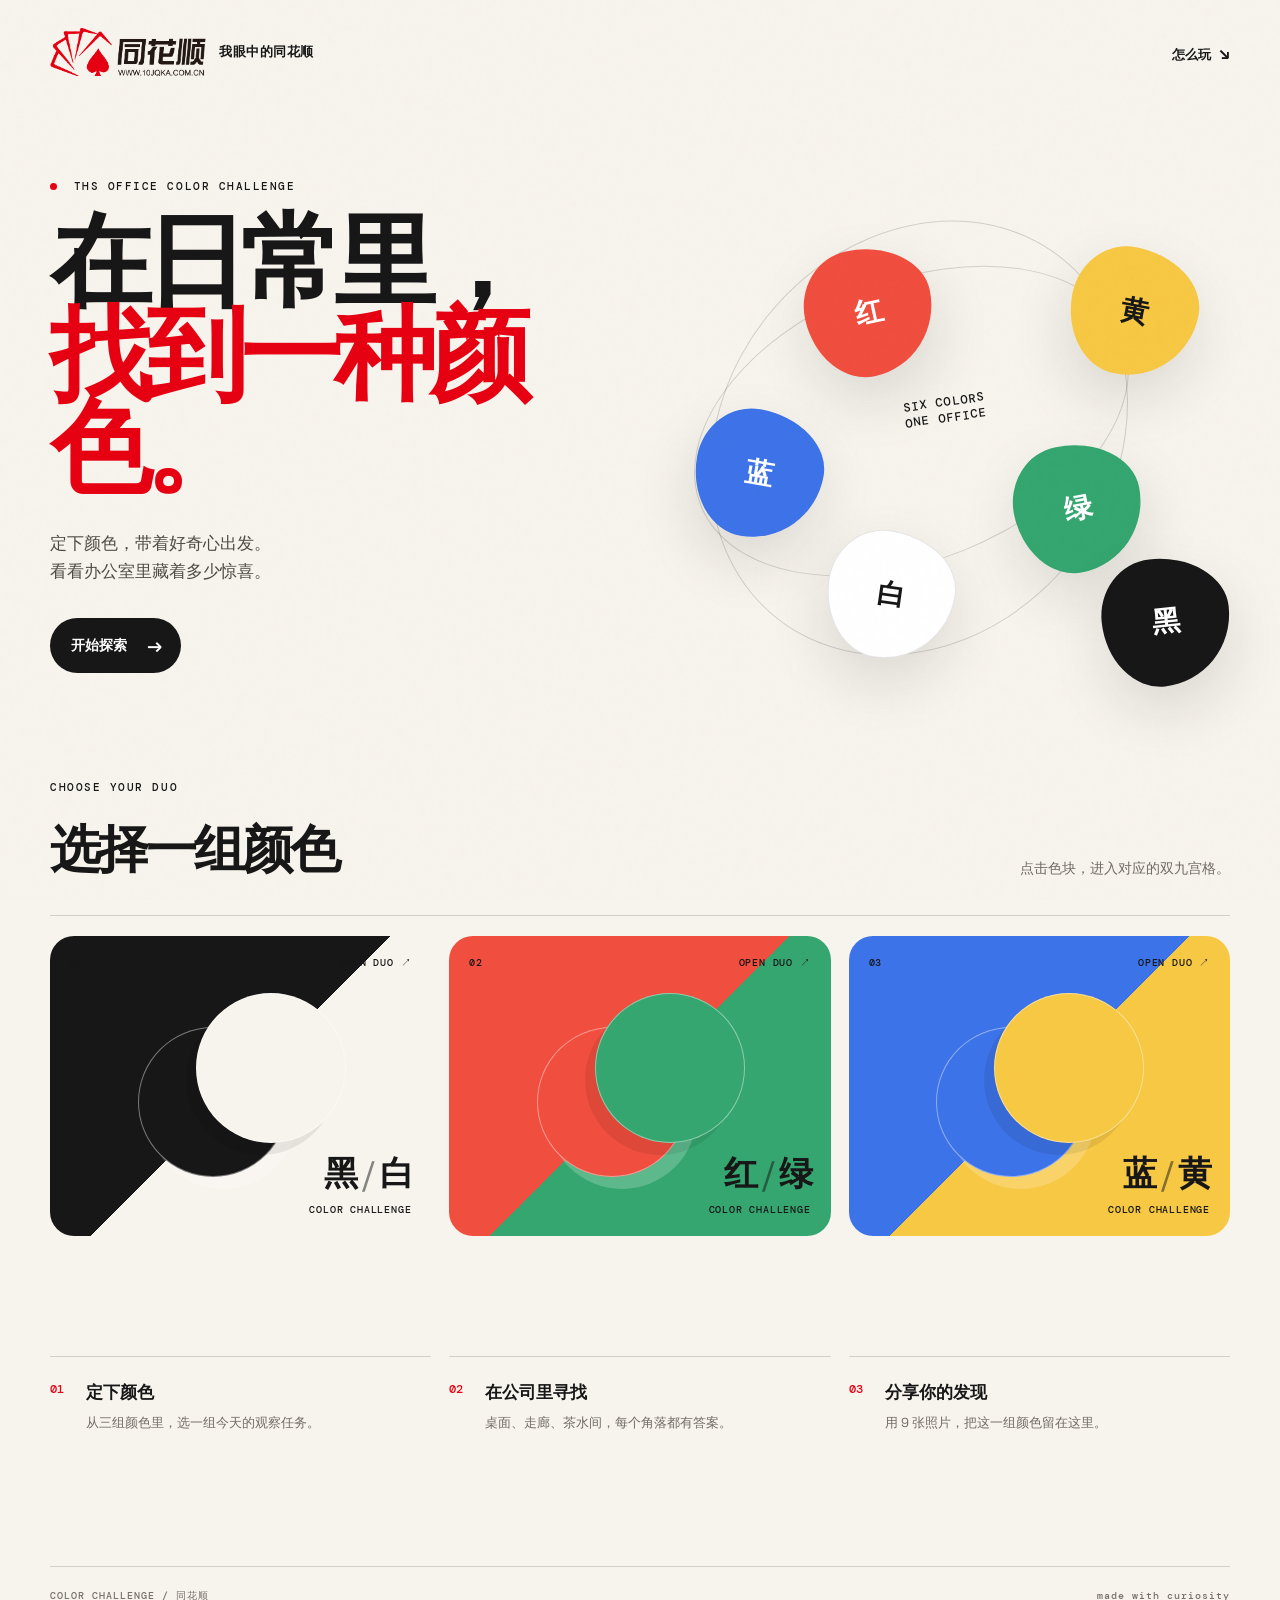
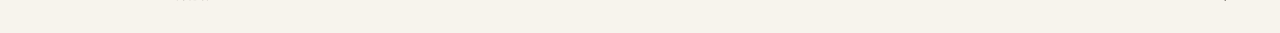
<file: index.html>
<!doctype html>
<html lang="zh-CN">
  <head>
    <meta charset="UTF-8" />
    <meta name="viewport" content="width=device-width, initial-scale=1.0" />
    <meta name="description" content="颜色挑战：在公司里寻找颜色，记录身边的有趣瞬间。" />
    <link rel="icon" href="logo.png" />
    <title>颜色挑战 · 我眼中的同花顺</title>
    <link rel="stylesheet" href="styles.css" />
  </head>
  <body class="home-page">
    <div class="page-noise" aria-hidden="true"></div>
    <header class="site-header container">
      <a class="brand" href="index.html" aria-label="返回我眼中的同花顺首页">
        <span class="company-logo-wrap"><img class="company-logo" src="logo.png" alt="同花顺" /></span>
        <span>我眼中的同花顺</span>
      </a>
      <a class="header-link" href="#how-it-works">怎么玩 <span>↘</span></a>
    </header>

    <main>
      <section class="hero container">
        <div class="hero-copy">
          <p class="eyebrow"><span class="eyebrow-dot"></span> THS OFFICE COLOR CHALLENGE</p>
          <h1>在日常里，<br /><em>找到一种颜色。</em></h1>
          <p class="hero-intro">定下颜色，带着好奇心出发。<br />看看办公室里藏着多少惊喜。</p>
          <a class="primary-button" href="#palette">开始探索 <span>→</span></a>
        </div>
        <div class="hero-art" aria-label="六种挑战颜色">
          <div class="art-orbit orbit-one"></div>
          <div class="art-orbit orbit-two"></div>
          <div class="color-sticker sticker-red">红</div>
          <div class="color-sticker sticker-yellow">黄</div>
          <div class="color-sticker sticker-blue">蓝</div>
          <div class="color-sticker sticker-green">绿</div>
          <div class="color-sticker sticker-white">白</div>
          <div class="color-sticker sticker-black">黑</div>
          <span class="art-caption">six colors<br />one office</span>
        </div>
      </section>

      <section class="palette-section container" id="palette">
        <div class="section-heading">
          <div>
            <p class="eyebrow">CHOOSE YOUR DUO</p>
            <h2>选择一组颜色</h2>
          </div>
          <p class="section-note">点击色块，进入对应的双九宫格。</p>
        </div>
        <div class="palette-grid" id="palette-grid"></div>
      </section>

      <section class="how-section container" id="how-it-works">
        <div class="how-card">
          <span class="how-number">01</span>
          <div><h3>定下颜色</h3><p>从三组颜色里，选一组今天的观察任务。</p></div>
        </div>
        <div class="how-card">
          <span class="how-number">02</span>
          <div><h3>在公司里寻找</h3><p>桌面、走廊、茶水间，每个角落都有答案。</p></div>
        </div>
        <div class="how-card">
          <span class="how-number">03</span>
          <div><h3>分享你的发现</h3><p>用 9 张照片，把这一组颜色留在这里。</p></div>
        </div>
      </section>
    </main>

    <footer class="site-footer container">
      <span>COLOR CHALLENGE / 同花顺</span>
      <span>made with curiosity</span>
    </footer>

    <script src="data/colors.js"></script>
    <script src="app.js"></script>
  </body>
</html>
</file>
<file: styles.css>
@import url('https://fonts.googleapis.com/css2?family=DM+Mono:wght@400;500&family=Space+Grotesk:wght@400;500;600;700&display=swap');

:root { --ink:#171717; --paper:#f7f4ed; --orange:#e60012; --line:rgba(23,23,23,.16); --shadow:0 24px 60px rgba(23,23,23,.12); }
* { box-sizing:border-box; }
html { scroll-behavior:smooth; }
body { margin:0; background:var(--paper); color:var(--ink); font-family:'Space Grotesk', 'Microsoft YaHei', sans-serif; }
body.modal-open { overflow:hidden; }
.page-noise { position:fixed; inset:0; pointer-events:none; opacity:.055; z-index:10; background-image:url("data:image/svg+xml,%3Csvg viewBox='0 0 160 160' xmlns='http://www.w3.org/2000/svg'%3E%3Cfilter id='n'%3E%3CfeTurbulence type='fractalNoise' baseFrequency='.8' numOctaves='4' stitchTiles='stitch'/%3E%3C/filter%3E%3Crect width='100%25' height='100%25' filter='url(%23n)' opacity='.35'/%3E%3C/svg%3E"); mix-blend-mode:multiply; }
.container { width:min(1180px, calc(100% - 48px)); margin:0 auto; position:relative; z-index:1; }
.site-header { display:flex; justify-content:space-between; align-items:center; padding:28px 0; }
.brand { color:var(--ink); text-decoration:none; display:inline-flex; align-items:center; gap:11px; font-weight:700; letter-spacing:.08em; font-size:13px; }
.brand > span:last-child { letter-spacing:.04em; }
.company-logo-wrap { width:158px; height:48px; display:block; overflow:hidden; position:relative; background:transparent; }
.company-logo { position:absolute; width:260px; max-width:none; height:auto; left:-52px; top:-73px; mix-blend-mode:multiply; }
.brand-mark { display:flex; gap:3px; transform:rotate(-12deg); }
.brand-mark i { display:block; width:8px; height:17px; border-radius:6px; background:var(--orange); }
.brand-mark i:nth-child(2) { height:22px; background:#3d73e8; margin-top:-3px; }.brand-mark i:nth-child(3) { height:13px; background:#f7c843; margin-top:2px; }
.header-link,.back-link { color:var(--ink); text-decoration:none; font-size:13px; font-weight:600; }.header-link span { font-size:18px; margin-left:5px; }
.hero { min-height:650px; padding:72px 0 104px; display:grid; grid-template-columns:1fr 1fr; align-items:center; gap:40px; }
.eyebrow { margin:0 0 22px; font:500 11px/1.3 'DM Mono', monospace; letter-spacing:.14em; text-transform:uppercase; }.eyebrow-dot { display:inline-block; width:7px; height:7px; border-radius:50%; background:var(--orange); margin-right:8px; }
h1,h2,h3,p { margin-top:0; }.hero h1 { font-size:clamp(58px, 8vw, 110px); line-height:.91; letter-spacing:-.07em; margin:0 0 34px; font-weight:600; }.hero h1 em { color:var(--orange); font-style:normal; }
.hero-intro { font-size:17px; line-height:1.7; margin-bottom:32px; color:#4e4b46; }.primary-button { display:inline-flex; align-items:center; gap:20px; color:#fff; background:var(--ink); padding:15px 19px 15px 21px; border-radius:100px; text-decoration:none; font-size:14px; font-weight:600; transition:.25s ease; }.primary-button span { font-size:19px; transition:transform .25s ease; }.primary-button:hover { background:var(--orange); transform:translateY(-2px); box-shadow:0 12px 24px rgba(230,0,18,.24); }.primary-button:hover span { transform:translateX(4px); }
.hero-art { min-height:500px; position:relative; }.art-orbit { position:absolute; border:1px solid var(--line); border-radius:50%; transform:rotate(-22deg); }.orbit-one { width:455px; height:280px; top:105px; left:24px; }.orbit-two { width:390px; height:460px; top:32px; left:64px; transform:rotate(38deg); }
.color-sticker { position:absolute; width:128px; height:128px; border-radius:42% 58% 56% 44% / 45% 43% 57% 55%; display:grid; place-items:center; font-size:28px; font-weight:600; box-shadow:var(--shadow); transition:transform .35s ease; }.color-sticker:hover { transform:scale(1.08) rotate(6deg); }.sticker-red { background:#f04e3e; color:white; top:72px; left:145px; transform:rotate(-12deg); }.sticker-yellow { background:#f7c843; top:72px; right:32px; transform:rotate(11deg); }.sticker-blue { background:#3d73e8; color:#fff; top:234px; left:35px; transform:rotate(10deg); }.sticker-green { background:#35a66f; color:#fff; top:268px; right:88px; transform:rotate(-11deg); }.sticker-white { background:#fff; top:355px; left:167px; transform:rotate(8deg); border:1px solid rgba(23,23,23,.1); }.sticker-black { background:#171717; color:#fff; top:382px; right:0; transform:rotate(-6deg); }.art-caption { position:absolute; left:50%; top:218px; transform:translateX(-50%) rotate(-8deg); text-align:center; font:500 12px/1.35 'DM Mono', monospace; letter-spacing:.1em; text-transform:uppercase; }
.palette-section { padding:0 0 120px; }.section-heading { display:flex; justify-content:space-between; align-items:end; padding-bottom:30px; border-bottom:1px solid var(--line); }.section-heading h2 { font-size:clamp(32px,4vw,54px); letter-spacing:-.06em; margin:0; }.section-note { margin:0 0 7px; color:#716c64; font-size:14px; }
.palette-grid { display:grid; grid-template-columns:repeat(3,1fr); gap:18px; padding-top:20px; }.palette-card { min-height:300px; color:var(--ink); text-decoration:none; position:relative; overflow:hidden; border-radius:24px; padding:20px; display:flex; flex-direction:column; justify-content:space-between; background:linear-gradient(135deg,var(--left) 0 50%,var(--right) 50%); transition:transform .3s ease,box-shadow .3s ease; }.palette-card:hover { transform:translateY(-8px) rotate(-1deg); box-shadow:var(--shadow); }.palette-card-top,.palette-card-bottom { display:flex; justify-content:space-between; position:relative; z-index:1; }.palette-card-top { font:500 10px 'DM Mono',monospace; letter-spacing:.08em; }.palette-card-bottom { align-items:end; flex-direction:column; gap:6px; text-align:right; }.palette-card-bottom strong { font-size:34px; letter-spacing:-.07em; }.palette-card-bottom strong b { font-weight:400; opacity:.5; }.palette-card-bottom small { font:500 10px 'DM Mono',monospace; letter-spacing:.08em; }.palette-swatch { position:absolute; inset:58px 42px; display:grid; place-items:center; }.palette-swatch i { position:absolute; width:150px; height:150px; border-radius:50%; border:1px solid rgba(255,255,255,.42); }.palette-swatch i:first-child { transform:translate(-28px,16px); background:var(--left); box-shadow:10px 12px 0 rgba(255,255,255,.2); }.palette-swatch i:last-child { transform:translate(30px,-18px); background:var(--right); box-shadow:-10px 12px 0 rgba(0,0,0,.08); }
.how-section { display:grid; grid-template-columns:repeat(3,1fr); gap:18px; padding-bottom:108px; }.how-card { display:flex; gap:22px; padding:24px 0; border-top:1px solid var(--line); }.how-number { font:500 12px 'DM Mono',monospace; color:var(--orange); }.how-card h3 { font-size:17px; margin-bottom:9px; }.how-card p { font-size:13px; line-height:1.6; color:#716c64; margin:0; }.site-footer { border-top:1px solid var(--line); padding:22px 0 30px; display:flex; justify-content:space-between; font:500 10px 'DM Mono',monospace; letter-spacing:.1em; color:#777168; }
.challenge-root { padding:58px 0 90px; }.challenge-heading { display:flex; justify-content:space-between; align-items:end; gap:40px; padding-bottom:35px; }.challenge-heading h1 { font-size:clamp(54px, 8vw, 104px); letter-spacing:-.08em; line-height:.9; margin:0; }.challenge-heading h1 span { color:var(--orange); font-weight:400; }.challenge-description { max-width:260px; line-height:1.65; color:#716c64; font-size:14px; margin:0 0 4px; }.duo-wall { display:grid; grid-template-columns:minmax(0,1fr) 54px minmax(0,1fr); align-items:stretch; border-radius:28px; overflow:hidden; box-shadow:var(--shadow); background:#fff; }.color-wall { padding:24px; background:color-mix(in srgb,var(--accent) 10%, #fff); }.color-wall-left { border-radius:28px 0 0 28px; }.color-wall-right { border-radius:0 28px 28px 0; }.color-wall-heading { display:flex; justify-content:space-between; align-items:center; margin-bottom:18px; color:var(--accent); font:500 11px 'DM Mono',monospace; letter-spacing:.1em; }.color-title { display:flex; align-items:center; gap:9px; }.color-title h2 { margin:0; font-size:27px; letter-spacing:-.06em; color:var(--ink); }.color-dot { width:13px; height:13px; border-radius:50%; background:var(--accent); }.photo-grid { display:grid; grid-template-columns:repeat(3,1fr); gap:8px; }.photo-tile { padding:0; border:0; aspect-ratio:1; overflow:hidden; position:relative; cursor:pointer; border-radius:11px; background:var(--accent); animation:rise .5s both; animation-delay:var(--delay); }.photo-tile img { width:100%; height:100%; display:block; object-fit:cover; transition:transform .45s ease,filter .45s ease; }.photo-tile:hover img { transform:scale(1.08); filter:saturate(1.1); }.photo-index { position:absolute; z-index:2; top:8px; left:9px; font:500 9px 'DM Mono',monospace; color:#fff; mix-blend-mode:difference; }.photo-overlay { position:absolute; inset:auto 0 0; padding:22px 9px 9px; text-align:right; color:#fff; font:500 9px 'DM Mono',monospace; letter-spacing:.03em; background:linear-gradient(transparent,rgba(0,0,0,.55)); opacity:0; transition:opacity .25s ease; }.photo-tile:hover .photo-overlay,.photo-tile:focus-visible .photo-overlay { opacity:1; }.duo-divider { display:grid; place-items:center; background:var(--ink); color:#fff; position:relative; }.duo-divider span { font:500 10px 'DM Mono',monospace; letter-spacing:.1em; transform:rotate(-90deg); }
.lightbox { position:fixed; inset:0; z-index:30; background:rgba(23,23,23,.9); display:grid; place-items:center; padding:40px; }.lightbox[hidden] { display:none; }.lightbox img { max-width:min(100%,1000px); max-height:82vh; object-fit:contain; border-radius:14px; box-shadow:0 25px 80px rgba(0,0,0,.4); }.lightbox-close { position:absolute; top:22px; right:30px; border:0; color:#fff; background:transparent; font-size:42px; cursor:pointer; font-weight:200; }.lightbox p { position:absolute; bottom:18px; color:rgba(255,255,255,.7); font:500 11px 'DM Mono',monospace; letter-spacing:.08em; }
@keyframes rise { from { opacity:0; transform:translateY(12px); } to { opacity:1; transform:none; } }
@media (max-width:850px) { .container { width:min(100% - 30px, 620px); }.hero { grid-template-columns:1fr; padding:54px 0 70px; min-height:auto; }.hero-art { min-height:390px; transform:scale(.82); transform-origin:top center; margin-bottom:-58px; }.palette-grid,.how-section { grid-template-columns:1fr; }.palette-card { min-height:250px; }.section-heading,.challenge-heading { align-items:flex-start; flex-direction:column; gap:18px; }.challenge-root { padding-top:35px; }.duo-wall { grid-template-columns:1fr; }.color-wall-left,.color-wall-right { border-radius:0; }.duo-divider { height:42px; }.duo-divider span { transform:none; }.site-footer { flex-direction:column; gap:8px; } }
@media (max-width:480px) { .site-header { padding:20px 0; }.header-link { display:none; }.hero h1 { font-size:60px; }.hero-art { left:-22px; transform:scale(.68); margin-bottom:-140px; }.challenge-heading h1 { font-size:62px; }.color-wall { padding:16px; }.photo-grid { gap:5px; }.lightbox { padding:20px; } }

/* The two color galleries now sit side by side with a calm gap instead of a dark divider. */
.duo-wall { grid-template-columns:repeat(2,minmax(0,1fr)); gap:18px; overflow:visible; box-shadow:none; background:transparent; }
.color-wall { border-radius:28px; box-shadow:var(--shadow); }
.color-credit { margin:-7px 0 18px; color:#716c64; font-size:12px; line-height:1.5; }
.duo-divider { display:none; }
@media (max-width:850px) { .duo-wall { grid-template-columns:1fr; } }
</file>
